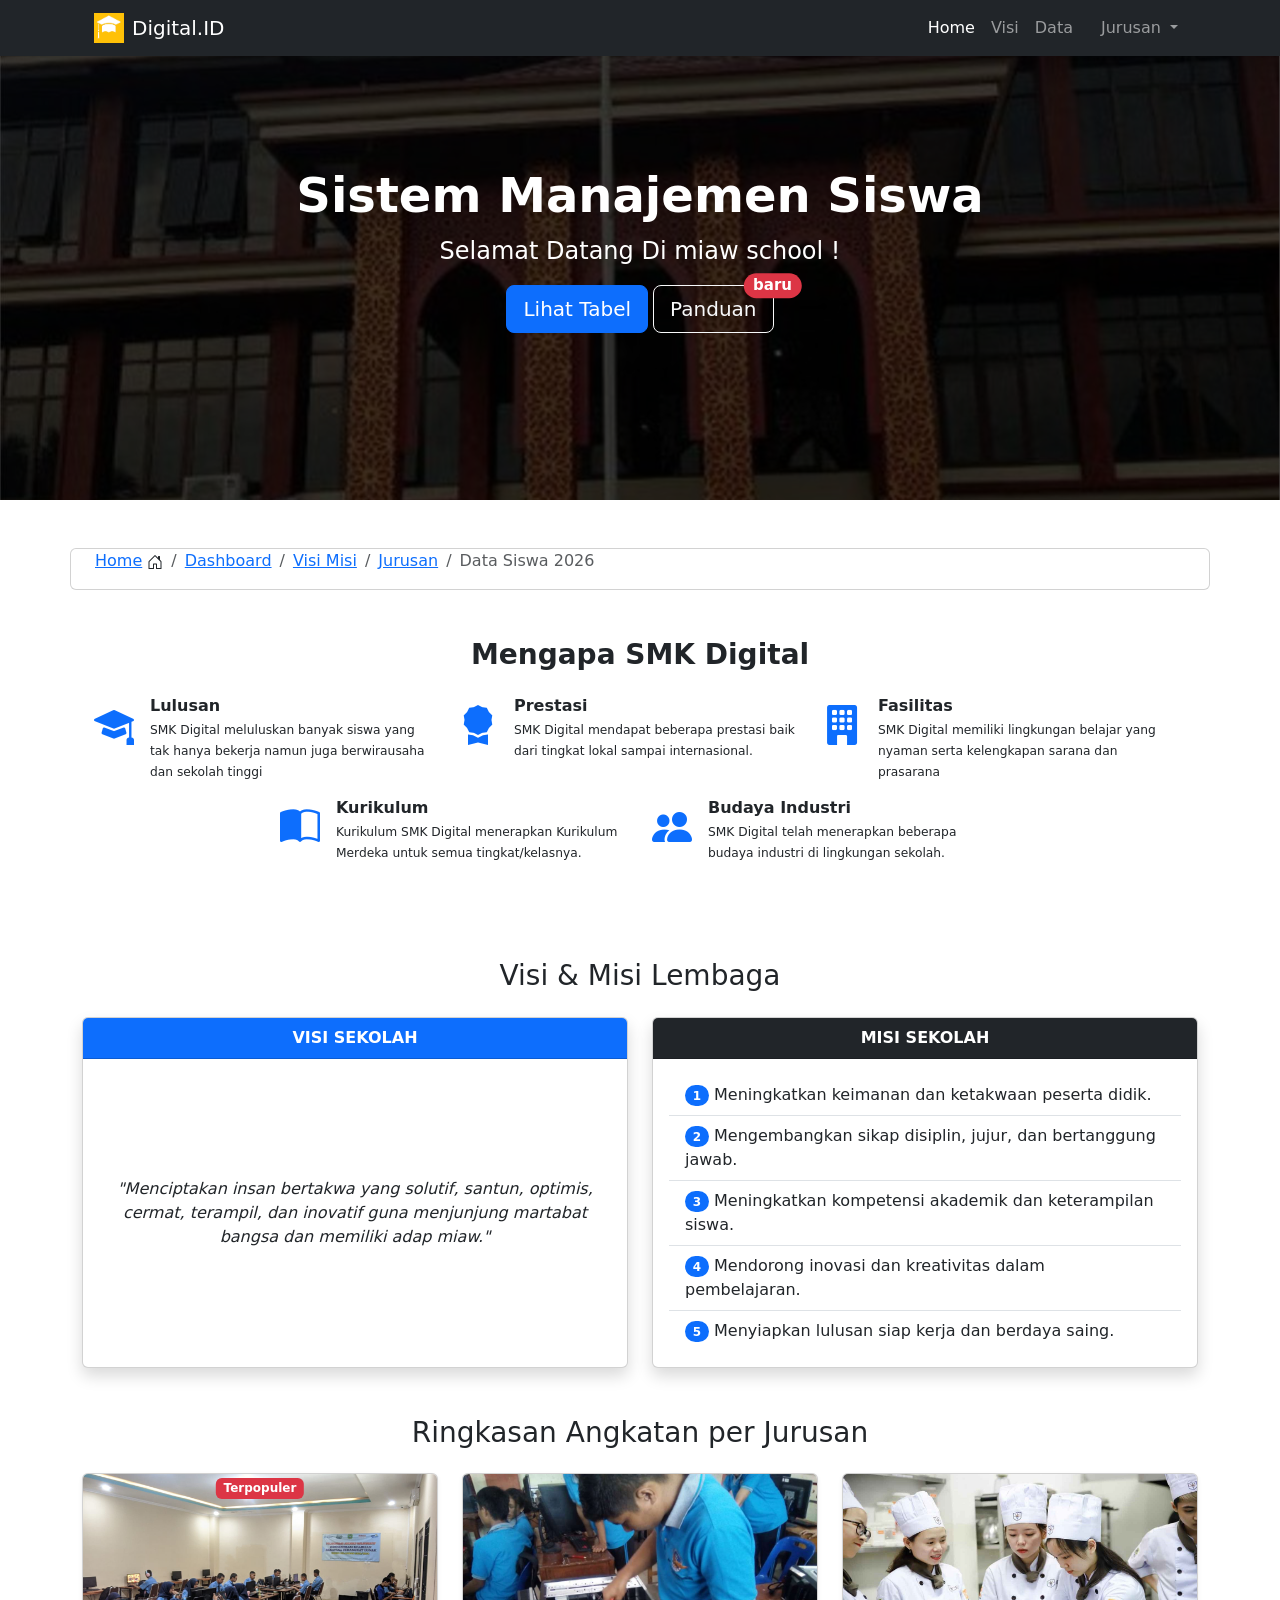
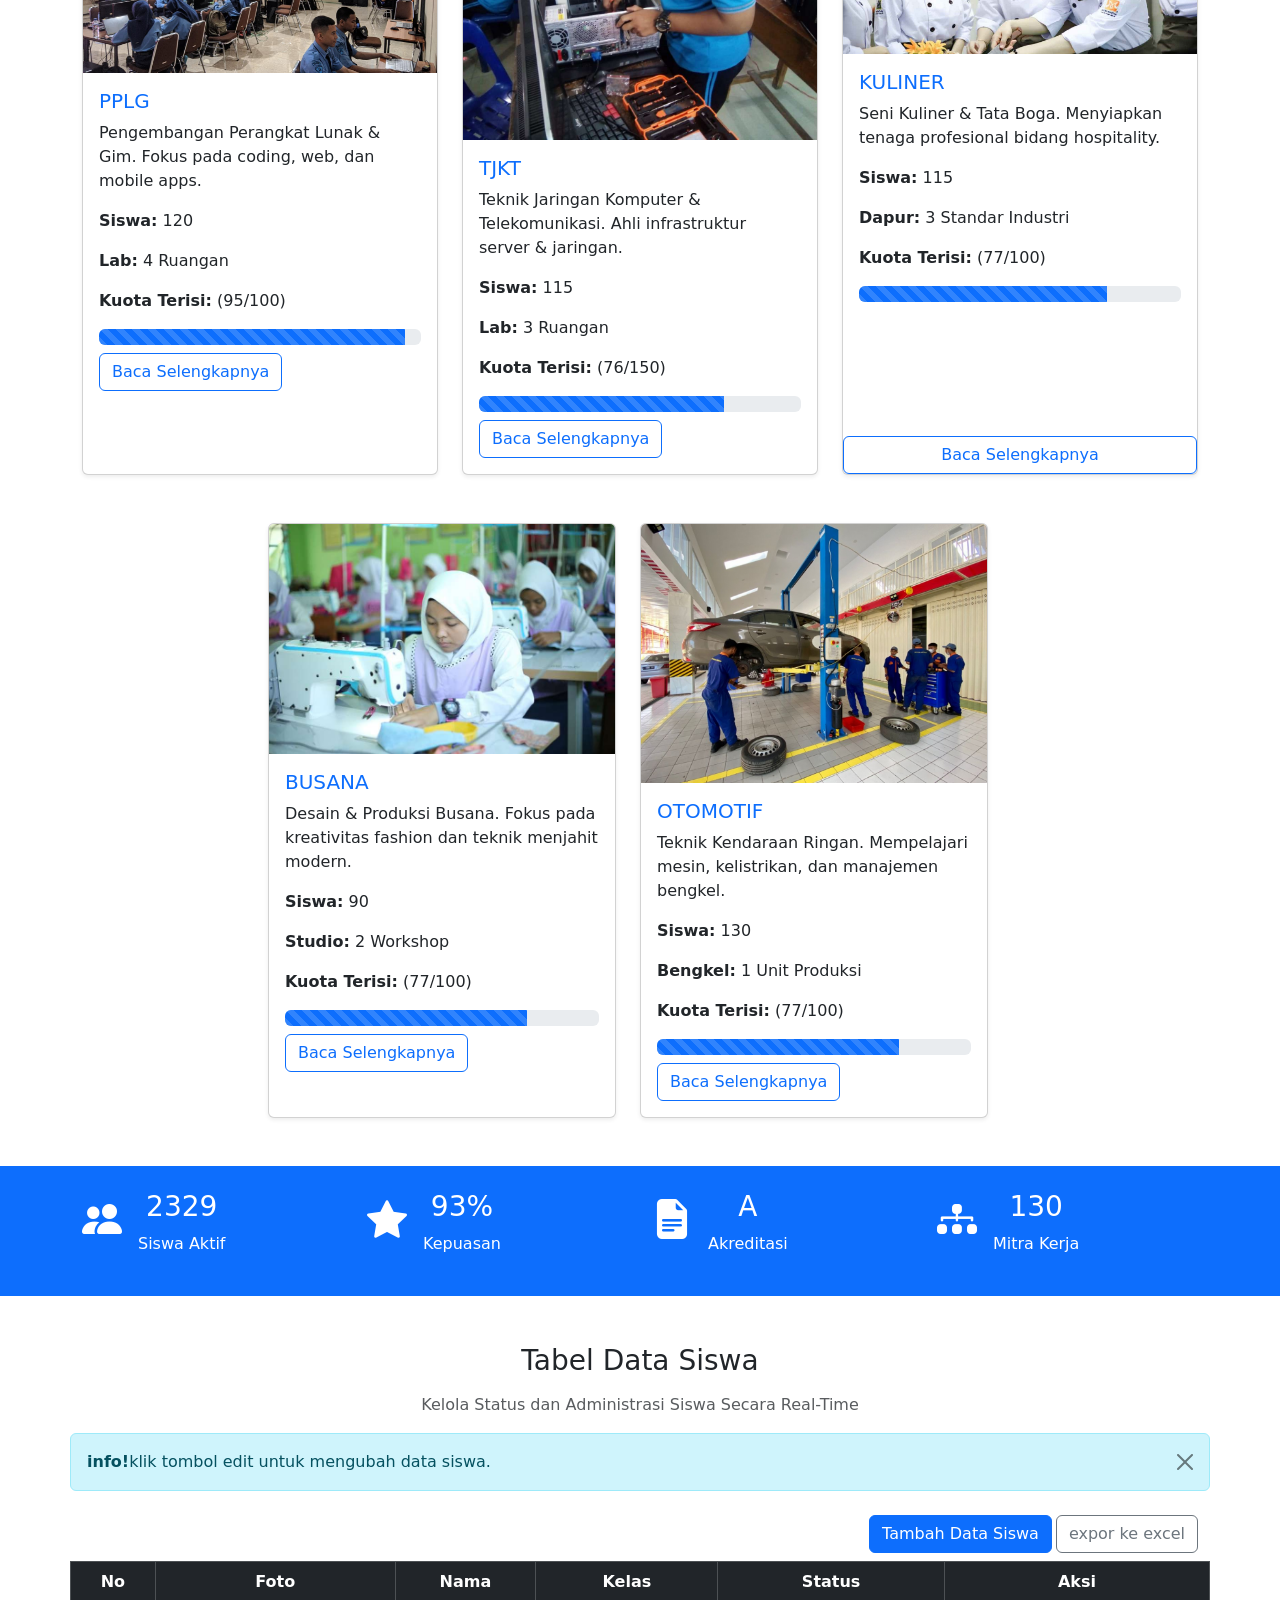
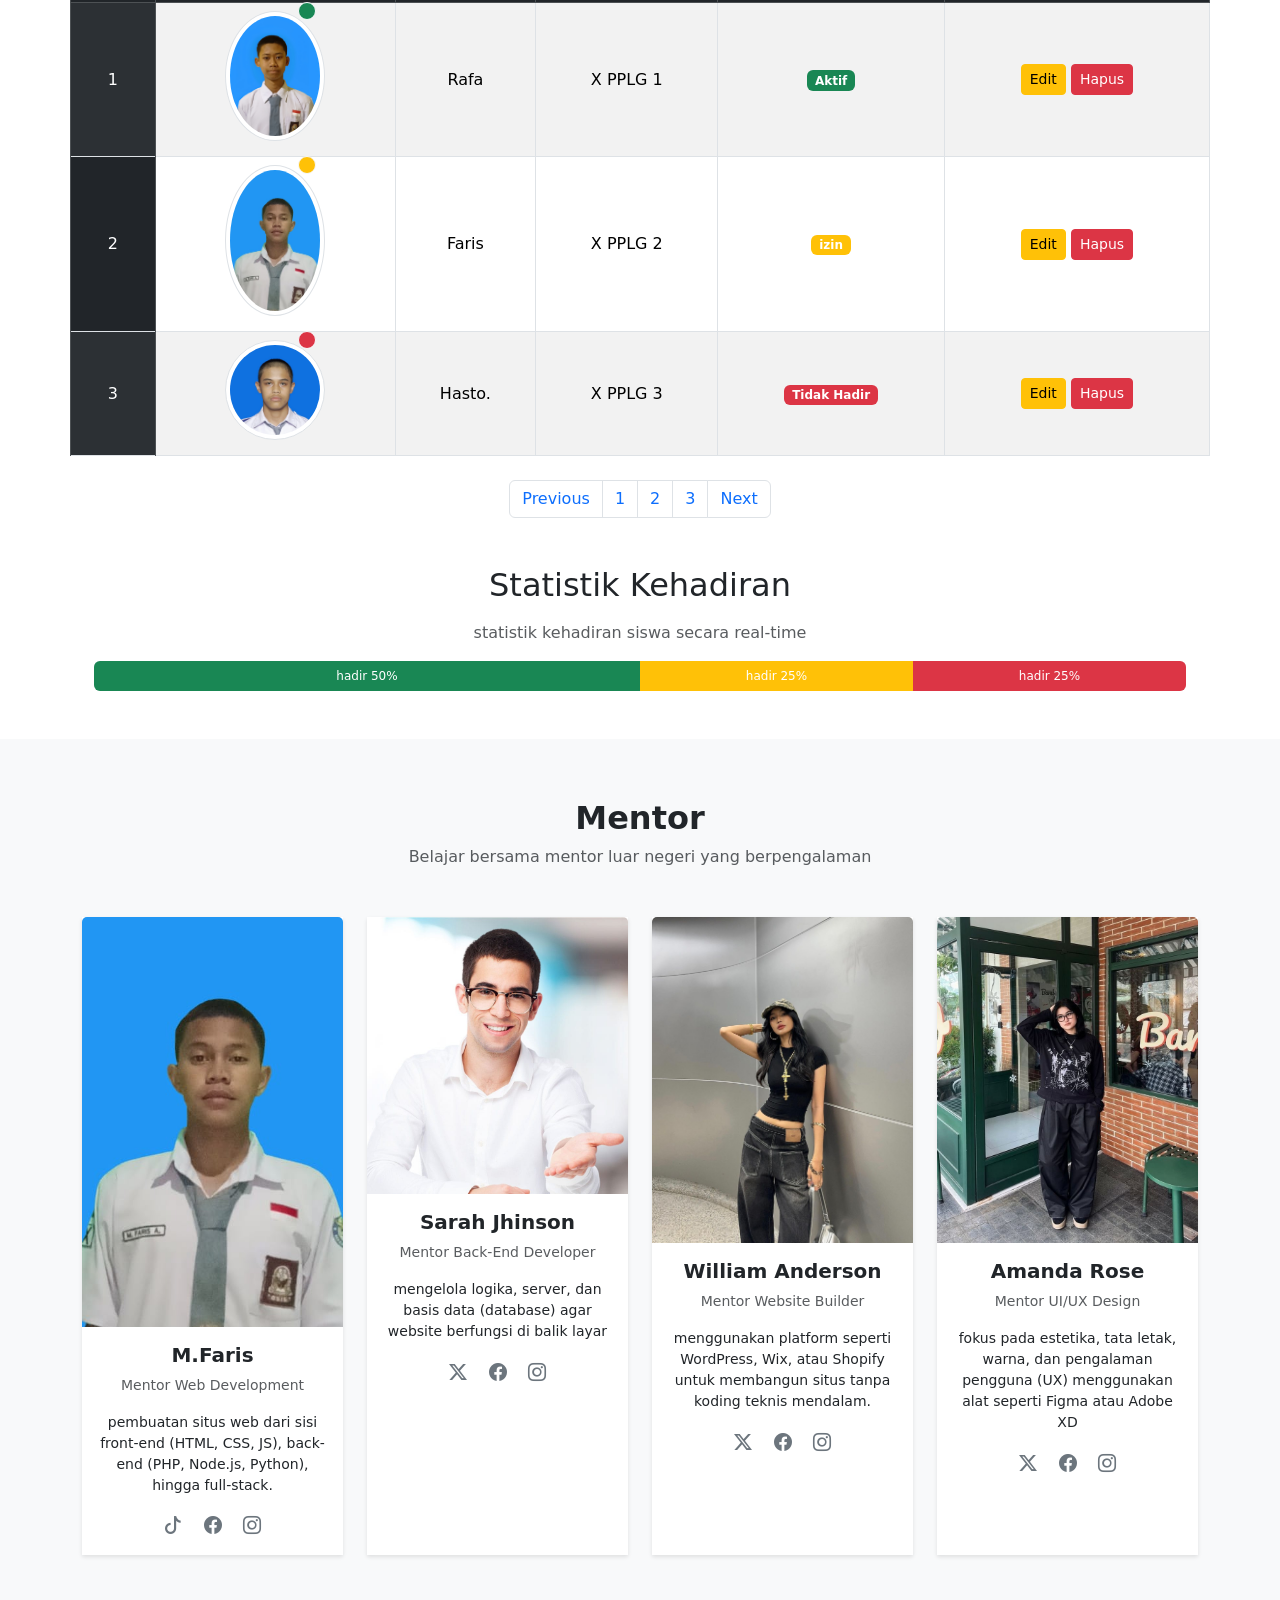
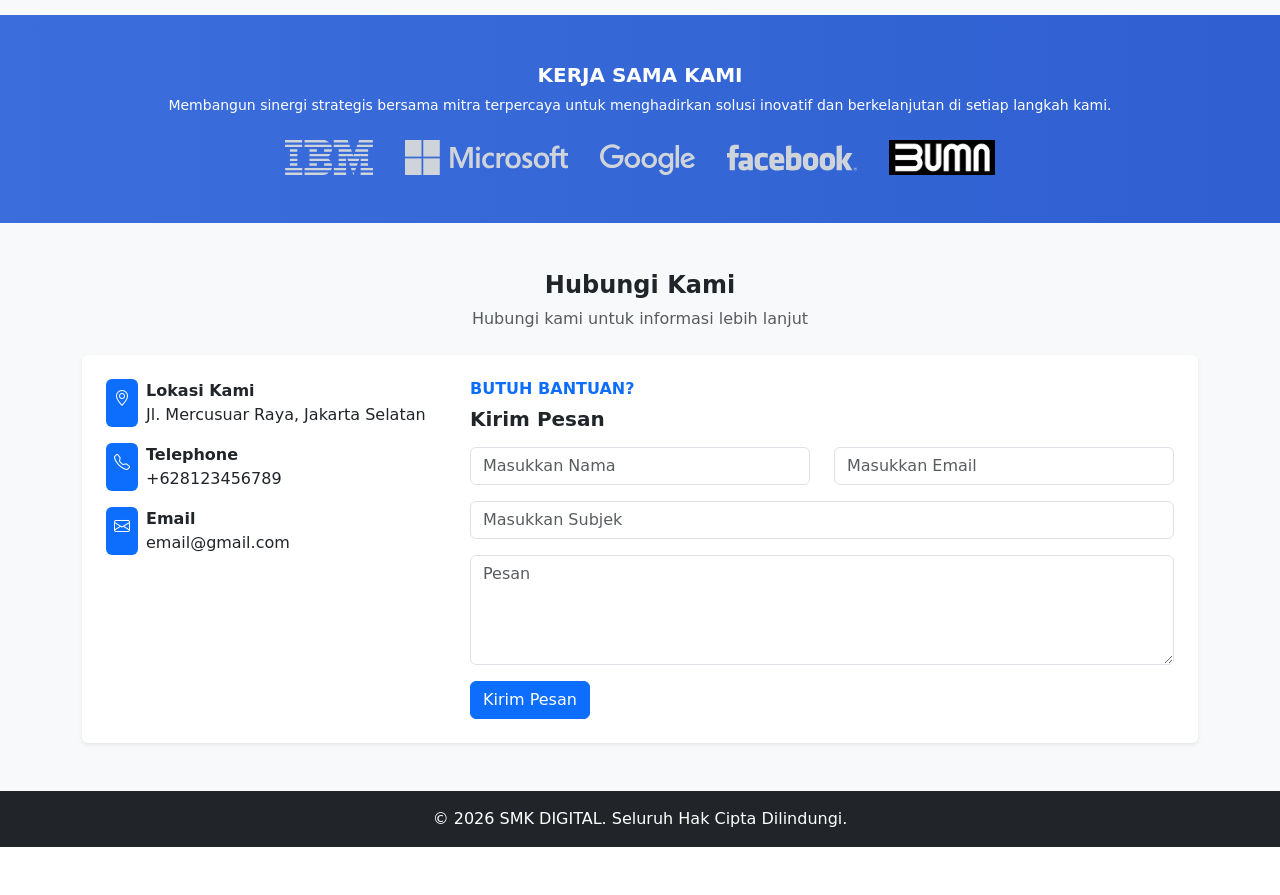
<file: index.html>
<!DOCTYPE html>
<html lang="en">
<head>
    <meta charset="UTF-8">
    <meta name="viewport" content="width=device-width, initial-scale=1.0">
    <title>Document</title>
    <link rel="stylesheet" href="https://cdn.jsdelivr.net/npm/bootstrap@5.3.2/dist/css/bootstrap.min.css">
    <link href="https://cdn.jsdelivr.net/npm/bootstrap@5.3.2/dist/css/bootstrap.min.css" rel="stylesheet">
    <link href="https://cdn.jsdelivr.net/npm/bootstrap-icons@1.11.3/font/bootstrap-icons.css" rel="stylesheet">
  <link rel="stylesheet" href ="style.css">

</head>
<body>
  <nav class="navbar navbar-expand-lg bg-dark navbar-dark fixed-top ">
  <div class="container">

    <!-- Logo + Nama -->
    <a class="navbar-brand d-flex align-items-center container" href="#">
      <img src="logo.png" alt="Logo" width="30" height="30" class="me-2 bg-warning">
      Digital.ID
    </a>

    <button class="navbar-toggler" type="button" data-bs-toggle="collapse" data-bs-target="#navbarNav">
      <span class="navbar-toggler-icon"></span>
    </button>

    <div class="collapse navbar-collapse" id="navbarNav">

      <!-- Menu -->
      <ul class="navbar-nav ms-auto">
        <li class="nav-item">
          <a class="nav-link active" href="#">Home</a>
        </li>

        <li class="nav-item">
          <a class="nav-link" href="#visi">Visi</a>
        </li>

        <li class="nav-item">
          <a class="nav-link" href="#data">Data</a>
        </li>

        <li class="nav-item dropdown container ">
          <a class="nav-link dropdown-toggle" href="#" role="button" data-bs-toggle="dropdown" aria-expanded="false">
            Jurusan
          </a>
          <ul class="dropdown-menu bg-dark">
            <li><a class="dropdown-item text-light" href="pplg.html">Pplg</a></li>
            <li><a class="dropdown-item text-light" href="tkj.html">Tkj</a></li>
            <li><a class="dropdown-item text-light" href="otomotif.html">Otomotif</a></li>
            <li><a class="dropdown-item text-light" href="busana.html">Busana</a></li>
            <li><a class="dropdown-item text-light" href="kuliner.html">Kuliner</a></li>
             <li><hr class="dropdown-divider"></li>
            <li><a class="dropdown-item text-light" href="#Jurusan">Lihat Semua</a></li>
          </ul>
          </ul>
        </li>
      </ul>

    </div>
  </div>
</nav>

     <div class="hero">
        <div class="overlay d-flex justify-content-center align-items-center text-center">
            <div class="text-white">
                <h1 class="display-5 fw-bold">Sistem Manajemen Siswa</h1>
                <p class="fs-4">Selamat Datang Di miaw school !</p>
                <button class="btn btn-primary btn-lg" onclick="window.location.href='#table'">Lihat Tabel</button>
                <button class="btn btn-outline-light btn-lg position-relative">Panduan
                  <span class="position-absolute bg-danger top-0 start-100 translate-middle badge rounded-pill">baru</span>
                </button>
            </div>
        </div>
    </div>
    <br>
    <div class="countainer mt-4 card container">
        <nav aria-label="breadcrumb align-items-center">
          <div class="container">
            <ol class="breadcrumb ">
                <li class="breadcrumb-item">
                    <a href="#">Home</a>
                    <svg xmlns="http://www.w3.org/2000/svg" width="16" height="16" fill="currentColor" class="bi bi-house-door" viewBox="0 0 16 16">
  <path d="M8.354 1.146a.5.5 0 0 0-.708 0l-6 6A.5.5 0 0 0 1.5 7.5v7a.5.5 0 0 0 .5.5h4.5a.5.5 0 0 0 .5-.5v-4h2v4a.5.5 0 0 0 .5.5H14a.5.5 0 0 0 .5-.5v-7a.5.5 0 0 0-.146-.354L13 5.793V2.5a.5.5 0 0 0-.5-.5h-1a.5.5 0 0 0-.5.5v1.293zM2.5 14V7.707l5.5-5.5 5.5 5.5V14H10v-4a.5.5 0 0 0-.5-.5h-3a.5.5 0 0 0-.5.5v4z"/>
</svg>
                </li>
                <li class="breadcrumb-item">
                    <a href="#">Dashboard</a>
                </li>
                <li class="breadcrumb-item">
                    <a href="#visi">Visi Misi</a>
                </li>
                <li class="breadcrumb-item">
                    <a href="#Jurusan">Jurusan</a>
                </li>

                <li class="breadcrumb-item active" aria-current="page">Data Siswa 2026</li>
            </ol>
          </div>
        </nav>
    </div></br></br>
    <section class="container text-start ">
      <h3 class="text-center fw-bold" id="123">Mengapa SMK Digital</h3>
      <div class="row mt-4 text-start container">
    
    <div class="col-md-4">
      <div class="d-flex">
        <i class="bi bi-mortarboard-fill text-primary fs-1 me-3"></i>
        <div>
          <h6 class="fw-bold mb-1">Lulusan</h6>
          <p class="small"><small>SMK Digital meluluskan banyak siswa yang tak hanya bekerja namun juga berwirausaha dan sekolah tinggi</small></p>
        </div>
      </div>
    </div>
    <div class="col-md-4">
      <div class="d-flex">
      <i class="bi bi-award-fill text-primary fs-1 me-3"></i>
      <div>
        <h6 class="fw-bold mb-1">Prestasi</h6>
        <p class="small"><small>SMK Digital mendapat beberapa prestasi baik dari tingkat lokal sampai internasional.</small></p>
      </div>
    </div>
    </div>
    <div class="col-md-4">
      <div class="d-flex">
      <i class="bi bi-building-fill text-primary fs-1 me-3"></i>
      <div>
      <h6 class="fw-bold mb-1">Fasilitas</h6>
      <p class="small"><small>SMK Digital memiliki lingkungan belajar yang nyaman serta kelengkapan sarana dan prasarana</small></p>
    </div>
    </div>
  </div>
  </div>
</div>
    
  <div class="container">
  <div class="row g-4 justify-content-center">

    <!-- Kurikulum -->
    <div class="col-md-4">
      <div class="d-flex align-items-start">
        <i class="bi bi-book-half text-primary fs-1 me-3"></i>
        <div>
          <h6 class="fw-bold mb-1">Kurikulum</h6>
          <p class="small mb-0">
            <small>Kurikulum SMK Digital menerapkan Kurikulum Merdeka untuk semua tingkat/kelasnya.</small>
          </p>
        </div>
      </div>
    </div>

    <!-- Budaya Industri -->
    <div class="col-md-4">
      <div class="d-flex align-items-start">
        <i class="bi bi-people-fill text-primary fs-1 me-3"></i>
        <div class="">
          <h6 class="fw-bold mb-1 ">Budaya Industri</h6>
          <p class="small mb-0">
            <small>SMK Digital telah menerapkan beberapa budaya industri di lingkungan sekolah.</small>
          </p>
        </div>
      </div>
    </div>

  </div>
</div>
    </section></br></br>

    <!-- Visi & Misi  -->
 <div class="container my-5" id="visi">
  <h3 class="text-center mb-4">Visi & Misi Lembaga</h3>
  <div class="row g-4">

    <!-- VISI -->
    <div class="col-md-6">
      <div class="card h-100 shadow" >
        <div class="card-header bg-primary text-white text-center fw-bold">
          VISI SEKOLAH
        </div>
        <div class="card-body d-flex align-items-center">
          <p class="text-center fst-italic mb-0">
            "Menciptakan insan bertakwa yang solutif, santun, optimis, 
            cermat, terampil, dan inovatif guna menjunjung martabat bangsa dan memiliki adap miaw."
          </p>
        </div>
      </div>
    </div>

    <!-- MISI -->
    <div class="col-md-6">
      <div class="card h-100 shadow">
        <div class="card-header bg-dark text-white text-center fw-bold">
          MISI SEKOLAH
        </div>
        <div class="card-body">
          <ul class="list-group list-group-flush">
            <li class="list-group-item ">
              <div><span class="badge text-bg-primary rounded-pill">1</span>
              Meningkatkan keimanan dan ketakwaan peserta didik.</div>
            </li>
            <li class="list-group-item">
              <div><span class="badge text-bg-primary rounded-pill">2</span>
              Mengembangkan sikap disiplin, jujur, dan bertanggung jawab.</div>
            </li>
            <li class="list-group-item">
              <div><span class="badge text-bg-primary rounded-pill">3</span>
              Meningkatkan kompetensi akademik dan keterampilan siswa.</div>
            </li>
            <li class="list-group-item">
              <div><span class="badge text-bg-primary rounded-pill">4</span>
              Mendorong inovasi dan kreativitas dalam pembelajaran.</div>
            </li>
            <li class="list-group-item">
              <div><span class="badge text-bg-primary rounded-pill">5</span>
              Menyiapkan lulusan siap kerja dan berdaya saing.</div>
            </li>
          </ul>
        </div>
      </div>
    </div>
  </div>
 </div>

<!--  Angkatan  Jurusan -->
<section id="jurusan">
<div class="container my-5">
  <h3 class="text-center mb-4">Ringkasan Angkatan per Jurusan</h3>

  <div class="row g-4">
    <!-- PPLG -->
<div class="col-md-4">
  <div class="card h-100 shadow-sm position-relative text-star">

    <!-- BADGE -->
    <span class="badge bg-danger position-absolute top-0 start-50 translate-middle-x mt-1">
      Terpopuler
    </span>

    <img src="PPLG JURUSAN.jpg" class="card-img-top">

    <div class="card-body">
      <h5 class="text-primary">PPLG</h5>
      <p>Pengembangan Perangkat Lunak & Gim. Fokus pada coding, web, dan mobile apps.</p>
      <p><b>Siswa:</b> 120</p>
      <p><b>Lab:</b> 4 Ruangan</p>
       <p class="card-text"><b>Kuota Terisi:</b> (95/100)</p>
        <div class="progress" role="progressbar" aria-label="Animated striped example" aria-valuenow="95" aria-valuemin="0" aria-valuemax="100">
        <div class="progress-bar progress-bar-striped progress-bar-animated" style="width: 95%"></div>
         </div>
         <a href="pplg.html" class="btn btn-outline-primary mt-2">
Baca Selengkapnya
</a>
    </div>
  </div>
</div>

    <!-- TJKT -->
    <div class="col-md-4">
      <div class="card h-100 shadow-sm">
        <img src="TKJ Jurusan.jpg" class="card-img-top">
        
        <div class="card-body">
          <h5 class="text-primary">TJKT</h5>
          <p>Teknik Jaringan Komputer & Telekomunikasi. Ahli infrastruktur server & jaringan.</p>
          <p><b>Siswa:</b> 115</p>
          <p><b>Lab:</b> 3 Ruangan</p>
          <p class="card-text"><b>Kuota Terisi:</b> (76/150)</p>
            <div class="progress" role="progressbar" aria-label="Animated striped example" aria-valuenow="76" aria-valuemin="0" aria-valuemax="150">
             <div class="progress-bar progress-bar-striped progress-bar-animated" style="width: 76%">
             </div>
            </div>
                     <a href="tkj.html" class="btn btn-outline-primary mt-2">
Baca Selengkapnya
</a>
        </div>
      </div>
    </div>

    <!-- KULINER -->
    <div class="col-md-4">
      <div class="card h-100 shadow-sm">
        <img src="KULINER JURUSAN.jpg" class="card-img-top">
        <div class="card-body">
          <h5 class="text-primary">KULINER</h5>
          <p>Seni Kuliner & Tata Boga. Menyiapkan tenaga profesional bidang hospitality.</p>
          <p><b>Siswa:</b> 115</p>
          <p><b>Dapur:</b> 3 Standar Industri</p>
          
          <p class="card-text"><b>Kuota Terisi:</b> (77/100)</p>
                    <div class="progress" role="progressbar" aria-label="Animated striped example" aria-valuenow="77" aria-valuemin="0" aria-valuemax="100">
                    <div class="progress-bar progress-bar-striped progress-bar-animated" style="width: 77%"></div>
                    </div>
        </div>
                 <a href="kuliner.html" class="btn btn-outline-primary mt-2">
                  Baca Selengkapnya
                  </a>
      </div>
    </div>
    <div class="row justify-content-center g-4">

  <!-- BUSANA -->
  <div class="col-md-4">
    <div class="card h-100 shadow-sm">
      <img src="BUSANA JURUSAN.jpg" class="card-img-top">
      <div class="card-body">
        <h5 class="text-primary">BUSANA</h5>
        <p>Desain & Produksi Busana. Fokus pada kreativitas fashion dan teknik menjahit modern.</p>
        <p><b>Siswa:</b> 90</p>
        <p><b>Studio:</b> 2 Workshop</p>
                            <p class="card-text"><b>Kuota Terisi:</b> (77/100)</p>
                    <div class="progress" role="progressbar" aria-label="Animated striped example" aria-valuenow="77" aria-valuemin="0" aria-valuemax="100">
                    <div class="progress-bar progress-bar-striped progress-bar-animated" style="width: 77%"></div>
                    </div>
                             <a href="busana.html" class="btn btn-outline-primary mt-2">
Baca Selengkapnya
</a>
            
      </div>
    </div>
  </div>

  <!-- OTOMOTIF -->
  <div class="col-md-4">
    <div class="card h-100 shadow-sm">
      <img src="OTOMOTIF JURUSAN.jpg" class="card-img-top">
      <div class="card-body">
        <h5 class="text-primary">OTOMOTIF</h5>
        <p>Teknik Kendaraan Ringan. Mempelajari mesin, kelistrikan, dan manajemen bengkel.</p>
        <p><b>Siswa:</b> 130</p>
        <p><b>Bengkel:</b> 1 Unit Produksi</p>
        
                    <p class="card-text"><b>Kuota Terisi:</b> (77/100)</p>
                    <div class="progress" role="progressbar" aria-label="Animated striped example" aria-valuenow="77" aria-valuemin="0" aria-valuemax="100">
                    <div class="progress-bar progress-bar-striped progress-bar-animated" style="width: 77%"></div>
                    </div>
                             <a href="otomotif.html" class="btn btn-outline-primary mt-2">
Baca Selengkapnya
</a>
      </div>
    </div>
  </div>

</div>

  </div>
</div>
</section>

<section class="bg-primary text-white text-center py-4 ">
  <div class="container">
    <div class="row ">

      <div class="col-md-3">
        <div class="d-flex ">
          <i class="bi bi-people-fill fs-1 me-3"></i>
          <div>
        <h3>2329</h3>
        <p>Siswa Aktif</p>
          </div>
        </div>
      </div>

      <div class="col-md-3">
        <div class="d-flex">
          <i class="bi bi-star-fill fs-1 me-3"></i>
          <div>
            <h3>93%</h3>
            <p>Kepuasan</p>
          </div>
        </div>
      </div>

      <div class="col-md-3">
        <div class="d-flex ">
          <i class="bi bi-file-earmark-text-fill fs-1 me-3"></i>
          <div>
            <h3>A</h3>
            <p>Akreditasi</p>
          </div>
        </div>
      </div>

      <div class="col-md-3">
        <div class="d-flex">
          <i class="bi bi-diagram-3-fill fs-1 me-3"></i>
          <div>
            <h3>130</h3>
            <p>Mitra Kerja</p>
          </div>
        </div>
      </div>

    </div>
  </div>
</section>


  
  <div class="countainer my-5" id="data">
    <h3 class="text-center mb-3">Tabel Data Siswa</h3>
    <p class="text-center text-muted ">Kelola Status dan Administrasi Siswa Secara Real-Time</p>
    <div class="alert alert-info alert-dismissible fade show container" role="alert"><strong>info!</strong>klik tombol edit untuk mengubah data siswa.
    <button type="button" class="btn-close" data-bs-dismiss="alert" aria-label="Close"></button></div>
    <!-- Tombol aksi bawah -->
  <div class="text-center p-2 ">
    <div class="d-flex justify-content-end container">
    <button class="btn btn-primary me-1" data-bs-toggle="modal" data-bs-target="#modalsiswa">Tambah Data Siswa</button>
    <div class="modal fade" id="modalsiswa">
      <div class="modal-dialog">
    <div class="modal-content">

      
      <div class="modal-header bg-primary text-white">
        <h5 class="modal-title">
            <i class="bi bi-person-plus-fill me-2"></i>Tambah Siswa Baru</h5>
        <button type="button" class="btn-close" data-bs-dismiss="modal"></button>
      </div>

      
      <div class="modal-body">
        <form>
          <div class="mb-3 text-start fw-bold">
            <label>Nama Lengkap</label>
            <input type="text" class="form-control" placeholder="Contoh: Budi Santoso">
          </div>

          <div class="mb-3 text-start fw-bold">
            <label>Kelas</label>
            <select class="form-select">
              <option>Pilih Kelas</option>
              <option>X</option>
              <option>XI</option>
              <option>XII</option>
            </select>
          </div>

          <div class="mb-3 text-start fw-bold">
            <label>Foto Profil</label>
            <input type="file" class="form-control">
            <small class="text-muted">Format JPG/PNG (Max 2MB)</small>
          </div>
        </form>
      </div>

      
      <div class="modal-footer">
        <button class="btn btn-secondary" data-bs-dismiss="modal">Batal</button>
        <button class="btn btn-primary">Simpan Data</button>
      </div>

    </div>
  </div>
    </div>
    <button type="button" class="btn btn-outline-secondary">expor ke excel</button>
 </div></div>
 <div>
    <table class="table table-striped table-bordered table-hover align-middle text-center container" id="table">
            <thead>
                <tr class="table table-dark">
                    <th>No</th>
                    <th>Foto</th>
                    <th>Nama</th>
                    <th>Kelas</th>
                    <th>Status</th>
                    <th>Aksi</th>
                </tr>
            </thead>

            <tbody>
                <tr>
                    <td class="table-dark">1</td>
                    <td><div class="position-relative d-inline-block"><img src="RafaFebriansyah.jpg" alt="SD"class="foto
                        rounded-circle d-block mx-auto img-thumbnail img-fluit rounded">
                      <span class="position-absolute top-0 end-0 translate-middle p-2  bg-success border border-light rounded-circle">
                      <span class="visually-hidden">New alerts</span>
                      </span> </div></td>
                    <td>Rafa </td>
                    <td>X PPLG 1</td>
                    <td><span class="badge bg-success">Aktif</span></td>
                    <td><button class="btn btn-warning btn-sm">Edit</button> <button class="btn btn-danger btn-sm">Hapus</button></td>
                </tr>
                <tr>
                    <td class="table-dark">2</td>  
                    <td><div class="position-relative d-inline-block"><img src="Faris.jpg" alt="SD"class="foto
                        rounded-circle d-block mx-auto img-thumbnail img-fluit rounded">
                      <span class="position-absolute top-0 end-0 translate-middle p-2 bg-warning border border-light rounded-circle">
                      <span class="visually-hidden">New alerts</span>
                      </span> </div></td>
                    <td>Faris</td>
                    <td>X PPLG 2</td>
                    <td><span class="badge bg-warning">izin</span></td>
                     <td><button class="btn btn-warning btn-sm">Edit</button> <button class="btn btn-danger btn-sm">Hapus</button></td>

                </tr>
                <tr>
                    <td class="table-dark">3</td>  
                    <td><div class="position-relative d-inline-block"><img src="hasto.jpg" alt="SD"class="foto
                        rounded-circle d-block mx-auto img-thumbnail img-fluit rounded">
                      <span class="position-absolute top-0 end-0 translate-middle p-2 bg-danger border border-light rounded-circle">
                      <span class="visually-hidden">New alerts</span>
                      </span> </div></td>
                    <span class="visually-hidden">New alerts</span>
                    </span> </div></td></td>
                    <td>Hasto.</td>
                    <td>X PPLG 3</td>
                    <td><span class="badge bg-danger">Tidak Hadir</span></td>
                     <td><button class="btn btn-warning btn-sm">Edit</button> <button class="btn btn-danger btn-sm">Hapus</button></td>
                </tr>

    </table>
    </div>
     <div class=" text-center mt-4 ">
     <nav aria-label="pagination" > 
            <ul class="pagination justify-content-center">
                <li class="page-item"><a class="page-link" href="#">Previous</a></li>
                <li class="page-item"><a class="page-link" href="#">1</a></li>
                <li class="page-item"><a class="page-link" href="#">2</a></li>
                <li class="page-item"><a class="page-link" href="#">3</a></li>
                <li class="page-item"><a class="page-link" href="#">Next</a></li>
            </ul>
         </nav>
 </div>
  <div class="container my-5">
    <h2 class="text-center mb-3">Statistik Kehadiran</h2>
    <p class="text-center text-muted ">statistik kehadiran siswa secara real-time</p>
    <div class="container">
   <div class="progress " style="height: 30px;">
   <div class="progress-bar bg-success" style="width: 50% ">hadir 50%</div>
   <div class="progress-bar bg-warning" style="width: 25%">hadir 25%</div>
   <div class="progress-bar bg-danger" style="width: 25%">hadir 25%</div>
  </div>
  </div>
  </div>

<!-- Section Mentor -->
    <section class="mentor-section text-center">
        <div class="container">
            <h2 class="fw-bold mb-2">Mentor</h2>
            <p class="text-muted mb-5">Belajar bersama mentor luar negeri yang berpengalaman</p>
            
            <div class="row g-4">
                <!-- Card Walter White -->
                <div class="col-md-3 col-sm-6">
                    <div class="card mentor-card h-100">
                        <img src="Faris.jpg" class="card-img-top" alt="M.Faris">
                        <div class="card-body">
                            <h5 class="card-title fw-bold">M.Faris</h5>
                            <p class="card-text text-muted small mb-3">Mentor Web Development</p>
                            <p class="card-text small">pembuatan situs web dari sisi front-end (HTML, CSS, JS), back-end (PHP, Node.js, Python), hingga full-stack.</p>
                            <div class="mentor-social mt-3">
                                <a href="https://www.tiktok.com/@mazali259?_r=1&_t=ZS-956v6CmXbng"><i class="bi bi-tiktok" ></i></a>
                                <a href="https://www.facebook.com/share/1BEhVa2srz/"><i class="bi bi-facebook"></i></a>
                                <a href="https://www.instagram.com/gol.d_dika?igsh=MWhjbDRpNW5jYjVobg=="><i class="bi bi-instagram"></i></a>
                            </div>
                        </div>
                    </div>
                </div>

                <!-- Card Sarah Jhinson -->
                <div class="col-md-3 col-sm-6">
                    <div class="card mentor-card h-100">
                        <img src="sk3.jpg" class="card-img-top" alt="Sarah Jhinson">
                        <div class="card-body">
                            <h5 class="card-title fw-bold">Sarah Jhinson</h5>
                            <p class="card-text text-muted small mb-3">Mentor Back-End Developer</p>
                            <p class="card-text small">mengelola logika, server, dan basis data (database) agar website berfungsi di balik layar</p>
                            <div class="mentor-social mt-3">
                                <i class="bi bi-twitter-x"></i>
                                <i class="bi bi-facebook"></i>
                                <i class="bi bi-instagram"></i>
                            </div>
                        </div>
                    </div>
                </div>

                <!-- Card William Anderson -->
                <div class="col-md-3 col-sm-6">
                    <div class="card mentor-card h-100">
                        <img src="sk1.jpg" class="card-img-top" alt="William Anderson">
                        <div class="card-body">
                            <h5 class="card-title fw-bold">William Anderson</h5>
                            <p class="card-text text-muted small mb-3">Mentor Website Builder</p>
                            <p class="card-text small">menggunakan platform seperti WordPress, Wix, atau Shopify untuk membangun situs tanpa koding teknis mendalam.</p>
                            <div class="mentor-social mt-3">
                                <i class="bi bi-twitter-x"></i>
                                <i class="bi bi-facebook"></i>
                                <i class="bi bi-instagram"></i>
                            </div>
                        </div>
                    </div>
                </div>

                <!-- Card Amanda Rose -->
                <div class="col-md-3 col-sm-6">
                    <div class="card mentor-card h-100">
                        <img src="sk2.jpg" class="card-img-top" alt="Amanda Rose">
                        <div class="card-body">
                            <h5 class="card-title fw-bold">Amanda Rose</h5>
                            <p class="card-text text-muted small mb-3">Mentor UI/UX Design</p>
                            <p class="card-text small">fokus pada estetika, tata letak, warna, dan pengalaman pengguna (UX) menggunakan alat seperti Figma atau Adobe XD</p>
                            <div class="mentor-social mt-3">
                                <i class="bi bi-twitter-x"></i>
                                <i class="bi bi-facebook"></i>
                                <i class="bi bi-instagram"></i>
                            </div>
                        </div>
                    </div>
                </div>
            </div>
        </div>
    </section>

<section class="py-5 text-center text-white" style="background: linear-gradient(90deg, #3b6edc, #2f5fd0);">
    <h5 class="fw-bold">KERJA SAMA KAMI</h5>
    <p class="small">
      Membangun sinergi strategis bersama mitra terpercaya untuk menghadirkan solusi inovatif
      dan berkelanjutan di setiap langkah kami.
    </p>

    <div class="d-flex justify-content-center align-items-center flex-wrap mt-4">
      <img src="ibm (1).svg" class="mx-3" height="35">
      <img src="microsoft.svg" class="mx-3" height="35">
      <img src="google (1).svg" class="mx-3" height="35">
      <img src="facebook (2).svg" class="mx-3" height="35">
      <img src="bumn2.jpg" class="mx-3" height="35">
    </div>
</section>

<section class="py-5 bg-light">
  <div class="container">

    <div class="text-center mb-4">
      <h4 class="fw-bold">Hubungi Kami</h4>
      <p class="text-muted">Hubungi kami untuk informasi lebih lanjut</p>
    </div>

    <div class="bg-white p-4 rounded shadow-sm">
      <div class="row">

        <!-- KIRI (INFO) -->
        <div class="col-md-4 mb-4">
          
          <div class="d-flex mb-3">
            <div class="bg-primary text-white p-2 rounded me-2">
              <i class="bi bi-geo-alt"></i>
            </div>
            <div>
              <strong>Lokasi Kami</strong><br>
              Jl. Mercusuar Raya, Jakarta Selatan
            </div>
          </div>

          <div class="d-flex mb-3">
            <div class="bg-primary text-white p-2 rounded me-2">
              <i class="bi bi-telephone"></i>
            </div>
            <div>
              <strong>Telephone</strong><br>
              +628123456789
            </div>
          </div>

          <div class="d-flex">
            <div class="bg-primary text-white p-2 rounded me-2">
              <i class="bi bi-envelope"></i>
            </div>
            <div>
              <strong>Email</strong><br>
              email@gmail.com
            </div>
          </div>

        </div>

        <!-- KANAN (FORM) -->
        <div class="col-md-8">
          <h6 class="text-primary fw-bold">BUTUH BANTUAN?</h6>
          <h5 class="fw-bold mb-3">Kirim Pesan</h5>

          <form>
            <div class="row">
              <div class="col-md-6 mb-3">
                <input type="text" class="form-control" placeholder="Masukkan Nama">
              </div>
              <div class="col-md-6 mb-3">
                <input type="email" class="form-control" placeholder="Masukkan Email">
              </div>
            </div>

            <div class="mb-3">
              <input type="text" class="form-control" placeholder="Masukkan Subjek">
            </div>

            <div class="mb-3">
              <textarea class="form-control" rows="4" placeholder="Pesan"></textarea>
            </div>

            <button class="btn btn-primary">Kirim Pesan</button>
          </form>
        </div>

      </div>
    </div>

  </div>
</section>

<!-- Footer -->
<footer class="bg-dark text-white text-center py-3">
  © 2026 SMK DIGITAL. Seluruh Hak Cipta Dilindungi.
</footer>

<script src="https://cdn.jsdelivr.net/npm/bootstrap@5.3.2/dist/js/bootstrap.bundle.min.js"></script>
</body>
</html>
</file>
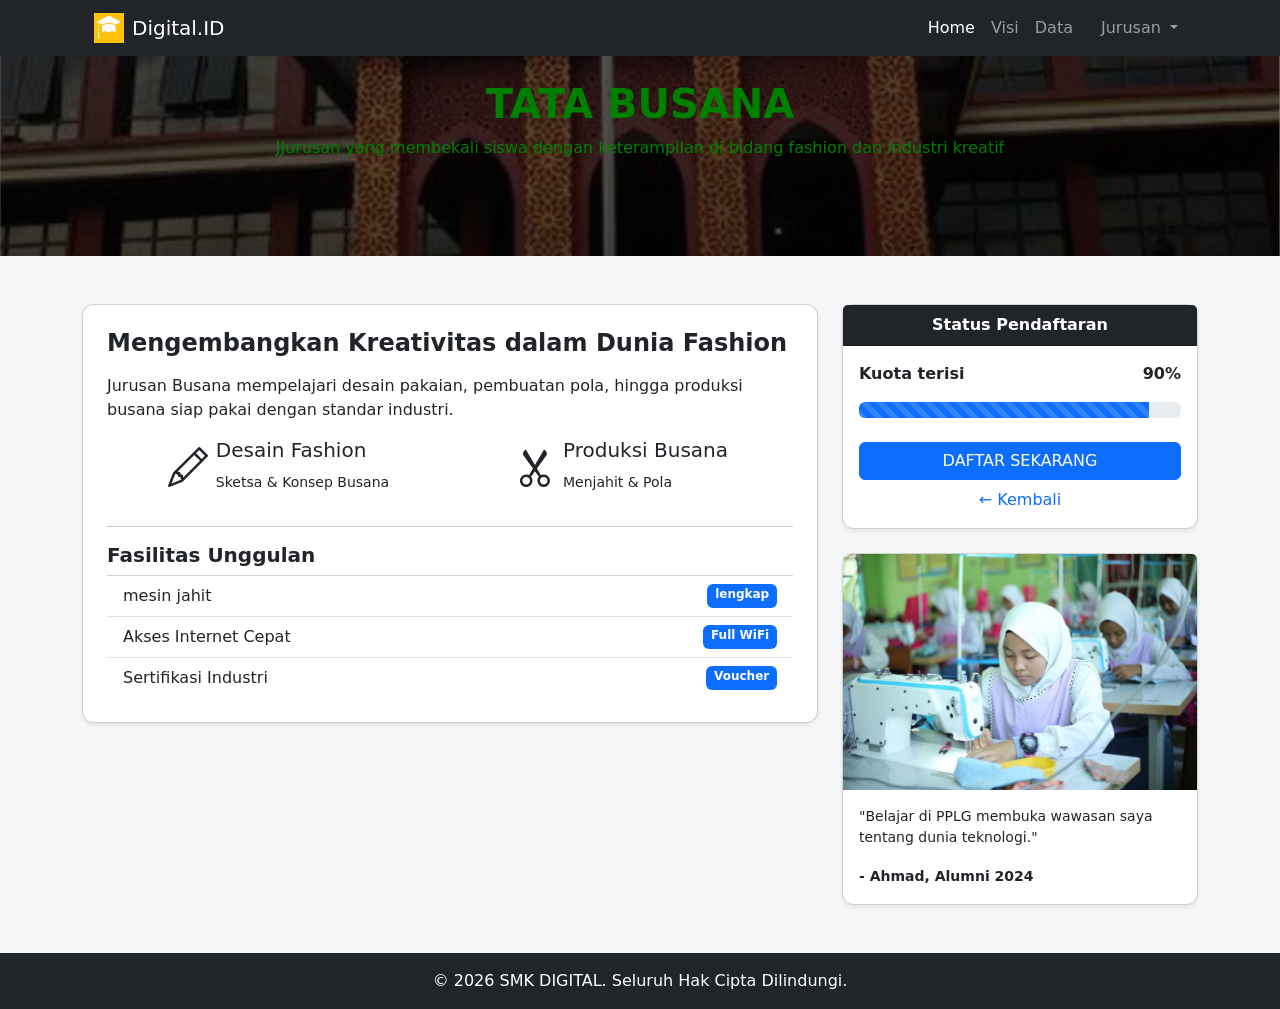
<file: busana.html>
<!DOCTYPE html>
<html lang="id">
<head>
  <meta charset="UTF-8">
  <meta name="viewport" content="width=device-width, initial-scale=1.0">
  <title>SMK Digital - PPLG</title>
  <link href="https://cdn.jsdelivr.net/npm/bootstrap@5.3.2/dist/css/bootstrap.min.css" rel="stylesheet">
  <link href="https://cdn.jsdelivr.net/npm/bootstrap-icons@1.11.3/font/bootstrap-icons.css" rel="stylesheet">
  <style>
    body {
      background-color: #f5f6f8;
    }
    .hero {
      background: linear-gradient(rgba(0,0,0,0.5), rgba(0,0,0,0.6)),
                  url('IMG-20260213-WA0011.jpg');
      background-size: cover;
      background-position: center;
      color: green;
      padding: 80px 0;
    }
    .card {
      border-radius: 12px;
    }
    .badge-custom {
      background-color: #0d6efd;
    }
  </style>
</head>
<body>

<!-- Navbar -->
<nav class="navbar navbar-expand-lg bg-dark navbar-dark fixed-top ">
  <div class="container">

    <!-- Logo + Nama -->
    <a class="navbar-brand d-flex align-items-center container" href="#">
      <img src="logo.png" alt="Logo" width="30" height="30" class="me-2 bg-warning">
      Digital.ID
    </a>

    <button class="navbar-toggler" type="button" data-bs-toggle="collapse" data-bs-target="#navbarNav">
      <span class="navbar-toggler-icon"></span>
    </button>

    <div class="collapse navbar-collapse" id="navbarNav">

      <!-- Menu -->
      <ul class="navbar-nav ms-auto">
        <li class="nav-item">
          <a class="nav-link active" href="tuga2 prbaikan - Copy.html#123">Home</a>
        </li>

        <li class="nav-item">
          <a class="nav-link" href="tuga2 prbaikan - Copy.html#visi">Visi</a>
        </li>

        <li class="nav-item">
          <a class="nav-link" href="tuga2 prbaikan - Copy.html#data">Data</a>
        </li>

        <li class="nav-item dropdown container ">
          <a class="nav-link dropdown-toggle" href="#" role="button" data-bs-toggle="dropdown" aria-expanded="false">
            Jurusan
          </a>
          <ul class="dropdown-menu bg-dark">
            <li><a class="dropdown-item text-light" href="zpplg.html">PPLG</a></li>
            <li><a class="dropdown-item text-light" href="ztjkt.html">TJKT</a></li>
            <li><a class="dropdown-item text-light" href="zotomotif.html">Otomotif</a></li>
            <li><a class="dropdown-item text-light" href="zbusana.html">Busana</a></li>
            <li><a class="dropdown-item text-light" href="zkuliner.html">Kuliner</a></li>
             <li><hr class="dropdown-divider"></li>
            <li><a class="dropdown-item text-light" href="tuga2 prbaikan - Copy.html#Jurusan">Lihat Semua</a></li>
          </ul>
          </ul>
        </li>
      </ul>

    </div>
  </div>
</nav>

<!-- Hero -->
<section class="hero text-center">
  <div class="container">
    <h1 class="fw-bold">TATA BUSANA</h1>
    <p>JJurusan yang membekali siswa dengan keterampilan di bidang fashion dan industri kreatif</p>
  </div>
</section>

<!-- Content -->
<div class="container my-5">
  <div class="row g-4">
    
    <!-- Main Content -->
    <div class="col-lg-8">
      <div class="card p-4 shadow-sm">
        <h4 class="fw-bold mb-3">Mengembangkan Kreativitas dalam Dunia Fashion</h4>
        <p>
          Jurusan Busana mempelajari desain pakaian, pembuatan pola, hingga produksi busana siap pakai dengan standar industri.
        </p>

        <div class="container text-center">
  <div class="row">
    <!-- Kolom Web Dev -->
    <div class="col">
      <div class="d-flex justify-content-center align-items-start">
        <i class="bi bi-pencil fs-1"></i>
        <div class="ms-2 text-start">
          <h5>Desain Fashion</h5>
          <p><small>Sketsa & Konsep Busana</small></p>
        </div>
      </div>
    </div>
    <!-- Kolom Game Dev -->
    <div class="col">
      <div class="d-flex justify-content-center align-items-start">
        <i class="bi bi-scissors fs-1"></i>
        <div class="ms-2 text-start">
          <h5>Produksi Busana</h5>
          <p><small>Menjahit & Pola</small></p>
        </div>
      </div>
    </div>
  </div>
</div>
        <hr>

        <h5 class="fw-bold">Fasilitas Unggulan</h5>
        <ul class="list-group list-group-flush">
          <li class="list-group-item d-flex justify-content-between">
            mesin jahit
            <span class="badge badge-custom">lengkap</span>
          </li>
          <li class="list-group-item d-flex justify-content-between">
            Akses Internet Cepat
            <span class="badge badge-custom">Full WiFi</span>
          </li>
          <li class="list-group-item d-flex justify-content-between">
            Sertifikasi Industri
            <span class="badge badge-custom">Voucher</span>
          </li>
        </ul>
      </div>
    </div>

    <!-- Sidebar -->
    <div class="col-lg-4">
      <div class="card shadow-sm mb-4">
        <div class="card-header bg-dark text-white text-center fw-bold">
          Status Pendaftaran
        </div>
        <div class="card-body text-center">
          <div class="d-flex  fw-bold justify-content-between">
            <p class="text-start">Kuota terisi</p>
            <p class="text-end">90%</p>
            </div>
          <div class="progress" role="progressbar" aria-label="Animated striped example" aria-valuenow="75" aria-valuemin="0" aria-valuemax="100">
  <div class="progress-bar progress-bar-striped progress-bar-animated" style="width: 90%"></div>
</div></br>
          <button class="btn btn-primary w-100">DAFTAR SEKARANG</button>
          <a href="index.html" class="d-block mt-2 text-decoration-none">&larr; Kembali</a>
        </div>
      </div>

      <div class="card shadow-sm">
        <img src="BUSANA JURUSAN.jpg" class="card-img-top">
        <div class="card-body">
          <p class="small">"Belajar di PPLG membuka wawasan saya tentang dunia teknologi."</p>
          <small><strong>- Ahmad, Alumni 2024</strong></small>
        </div>
      </div>
    </div>

  </div>
</div>

<!-- Footer -->
<footer class="bg-dark text-white text-center py-3">
  © 2026 SMK DIGITAL. Seluruh Hak Cipta Dilindungi.
</footer>


<script src="https://cdn.jsdelivr.net/npm/bootstrap@5.3.3/dist/js/bootstrap.bundle.min.js"></script>
</body>
</html>
</file>
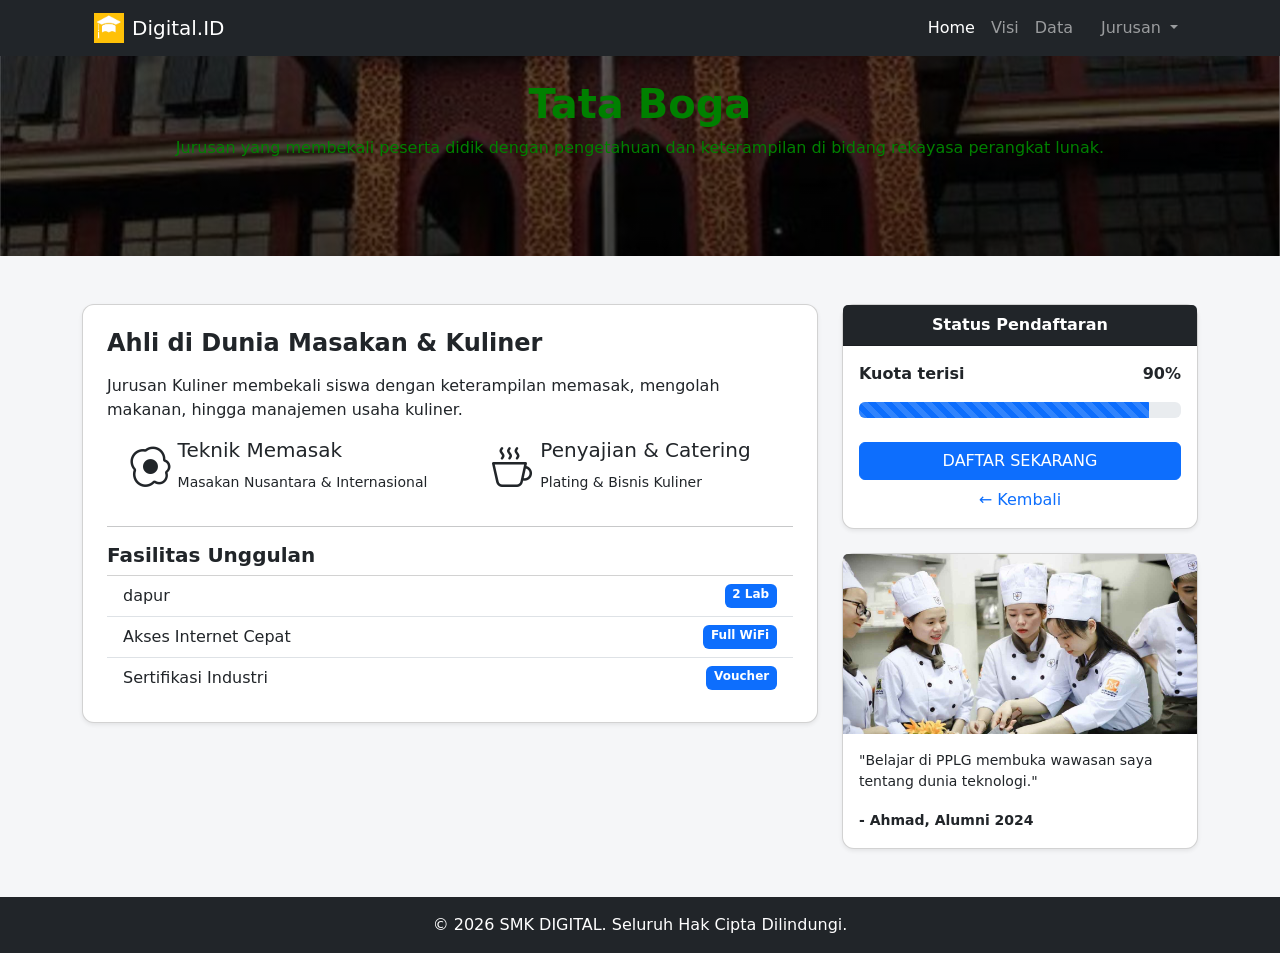
<file: kuliner.html>
<!DOCTYPE html>
<html lang="id">
<head>
  <meta charset="UTF-8">
  <meta name="viewport" content="width=device-width, initial-scale=1.0">
  <title>SMK Digital - PPLG</title>
  <link href="https://cdn.jsdelivr.net/npm/bootstrap@5.3.2/dist/css/bootstrap.min.css" rel="stylesheet">
  <link href="https://cdn.jsdelivr.net/npm/bootstrap-icons@1.11.3/font/bootstrap-icons.css" rel="stylesheet">
  <style>
    body {
      background-color: #f5f6f8;
    }
    .hero {
      background: linear-gradient(rgba(0,0,0,0.5), rgba(0,0,0,0.6)),
                  url('IMG-20260213-WA0011.jpg');
      background-size: cover;
      background-position: center;
      color: green;
      padding: 80px 0;
    }
    .card {
      border-radius: 12px;
    }
    .badge-custom {
      background-color: #0d6efd;
    }
  </style>
</head>
<body>

<!-- Navbar -->
<nav class="navbar navbar-expand-lg bg-dark navbar-dark fixed-top ">
  <div class="container">

    <!-- Logo + Nama -->
    <a class="navbar-brand d-flex align-items-center container" href="#">
      <img src="logo.png" alt="Logo" width="30" height="30" class="me-2 bg-warning">
      Digital.ID
    </a>

    <button class="navbar-toggler" type="button" data-bs-toggle="collapse" data-bs-target="#navbarNav">
      <span class="navbar-toggler-icon"></span>
    </button>

    <div class="collapse navbar-collapse" id="navbarNav">

      <!-- Menu -->
      <ul class="navbar-nav ms-auto">
        <li class="nav-item">
          <a class="nav-link active" href="tuga2 prbaikan - Copy.html#123">Home</a>
        </li>

        <li class="nav-item">
          <a class="nav-link" href="tuga2 prbaikan - Copy.html#visi">Visi</a>
        </li>

        <li class="nav-item">
          <a class="nav-link" href="tuga2 prbaikan - Copy.html#data">Data</a>
        </li>

        <li class="nav-item dropdown container ">
          <a class="nav-link dropdown-toggle" href="#" role="button" data-bs-toggle="dropdown" aria-expanded="false">
            Jurusan
          </a>
          <ul class="dropdown-menu bg-dark">
            <li><a class="dropdown-item text-light" href="zpplg.html">PPLG</a></li>
            <li><a class="dropdown-item text-light" href="ztjkt.html">TJKT</a></li>
            <li><a class="dropdown-item text-light" href="zotomotif.html">Otomotif</a></li>
            <li><a class="dropdown-item text-light" href="zbusana.html">Busana</a></li>
            <li><a class="dropdown-item text-light" href="zkuliner.html">Kuliner</a></li>
             <li><hr class="dropdown-divider"></li>
            <li><a class="dropdown-item text-light" href="tuga2 prbaikan - Copy.html#Jurusan">Lihat Semua</a></li>
          </ul>
          </ul>
        </li>
      </ul>

    </div>
  </div>
</nav>

<!-- Hero -->
<section class="hero text-center">
  <div class="container">
    <h1 class="fw-bold">Tata Boga</h1>
    <p>Jurusan yang membekali peserta didik dengan pengetahuan dan keterampilan di bidang rekayasa perangkat lunak.</p>
  </div>
</section>

<!-- Content -->
<div class="container my-5">
  <div class="row g-4">
    
    <!-- Main Content -->
    <div class="col-lg-8">
      <div class="card p-4 shadow-sm">
        <h4 class="fw-bold mb-3">Ahli di Dunia Masakan & Kuliner</h4>
        <p>
         Jurusan Kuliner membekali siswa dengan keterampilan memasak, mengolah makanan, hingga manajemen usaha kuliner.

        <div class="container text-center">
  <div class="row">
    <!-- Kolom Web Dev -->
    <div class="col">
      <div class="d-flex justify-content-center align-items-start">
        <i class="bi bi-egg-fried fs-1"></i>
        <div class="ms-2 text-start">
          <h5>Teknik Memasak</h5>
          <p><small>Masakan Nusantara & Internasional</small></p>
        </div>
      </div>
    </div>
    <!-- Kolom Game Dev -->
    <div class="col">
      <div class="d-flex justify-content-center align-items-start">
        <i class="bi bi-cup-hot fs-1"></i>
        <div class="ms-2 text-start">
          <h5>Penyajian & Catering</h5>
          <p><small>Plating & Bisnis Kuliner</small></p>
        </div>
      </div>
    </div>
  </div>
</div>
        <hr>

        <h5 class="fw-bold">Fasilitas Unggulan</h5>
        <ul class="list-group list-group-flush">
          <li class="list-group-item d-flex justify-content-between">
            dapur
            <span class="badge badge-custom">2 Lab</span>
          </li>
          <li class="list-group-item d-flex justify-content-between">
            Akses Internet Cepat
            <span class="badge badge-custom">Full WiFi</span>
          </li>
          <li class="list-group-item d-flex justify-content-between">
            Sertifikasi Industri
            <span class="badge badge-custom">Voucher</span>
          </li>
        </ul>
      </div>
    </div>

    <!-- Sidebar -->
    <div class="col-lg-4">
      <div class="card shadow-sm mb-4">
        <div class="card-header bg-dark text-white text-center fw-bold">
          Status Pendaftaran
        </div>
        <div class="card-body text-center">
          <div class="d-flex  fw-bold justify-content-between">
            <p class="text-start">Kuota terisi</p>
            <p class="text-end">90%</p>
            </div>
          <div class="progress" role="progressbar" aria-label="Animated striped example" aria-valuenow="75" aria-valuemin="0" aria-valuemax="100">
  <div class="progress-bar progress-bar-striped progress-bar-animated" style="width: 90%"></div>
</div></br>
          <button class="btn btn-primary w-100">DAFTAR SEKARANG</button>
          <a href="index.html" class="d-block mt-2 text-decoration-none">&larr; Kembali</a>
        </div>
      </div>

      <div class="card shadow-sm">
        <img src="KULINER JURUSAN.jpg" class="card-img-top">
        <div class="card-body">
          <p class="small">"Belajar di PPLG membuka wawasan saya tentang dunia teknologi."</p>
          <small><strong>- Ahmad, Alumni 2024</strong></small>
        </div>
      </div>
    </div>

  </div>
</div>

<!-- Footer -->
<footer class="bg-dark text-white text-center py-3">
  © 2026 SMK DIGITAL. Seluruh Hak Cipta Dilindungi.
</footer>


<script src="https://cdn.jsdelivr.net/npm/bootstrap@5.3.3/dist/js/bootstrap.bundle.min.js"></script>
</body>
</html>
</file>
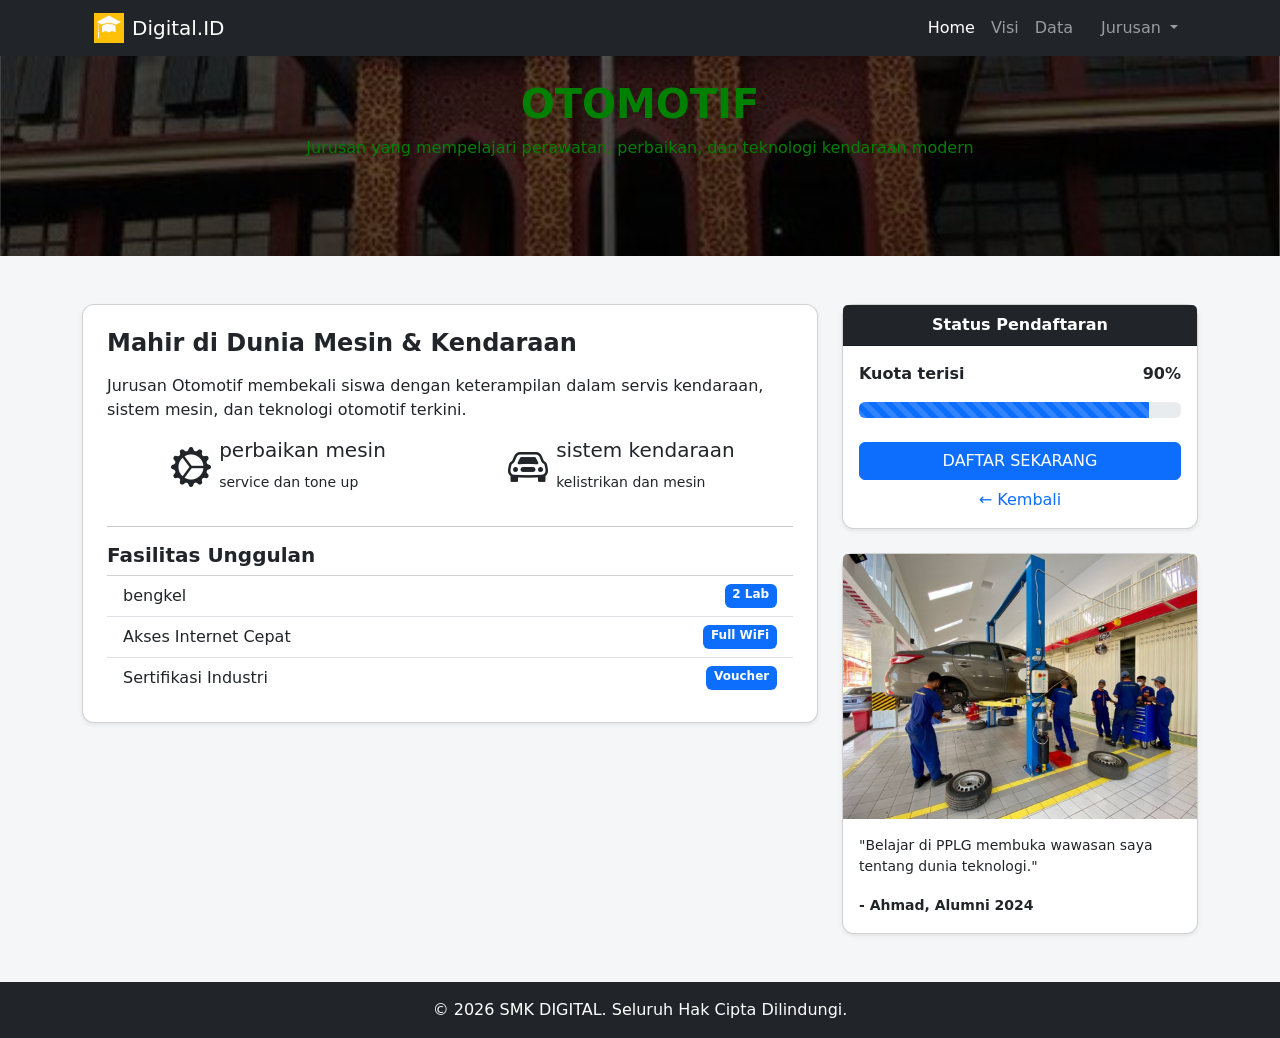
<file: otomotif.html>
<!DOCTYPE html>
<html lang="id">
<head>
  <meta charset="UTF-8">
  <meta name="viewport" content="width=device-width, initial-scale=1.0">
  <title>SMK Digital - PPLG</title>
  <link href="https://cdn.jsdelivr.net/npm/bootstrap@5.3.2/dist/css/bootstrap.min.css" rel="stylesheet">
  <link href="https://cdn.jsdelivr.net/npm/bootstrap-icons@1.11.3/font/bootstrap-icons.css" rel="stylesheet">
  <style>
    body {
      background-color: #f5f6f8;
    }
    .hero {
      background: linear-gradient(rgba(0,0,0,0.5), rgba(0,0,0,0.6)),
                  url("IMG-20260213-WA0011.jpg");
      background-size: cover;
      background-position: center;
      color: green;
      padding: 80px 0;
    }
    .card {
      border-radius: 12px;
    }
    .badge-custom {
      background-color: #0d6efd;
    }
  </style>
</head>
<body>

<!-- Navbar -->
<nav class="navbar navbar-expand-lg bg-dark navbar-dark fixed-top ">
  <div class="container">

    <!-- Logo + Nama -->
    <a class="navbar-brand d-flex align-items-center container" href="#">
      <img src="logo.png" alt="Logo" width="30" height="30" class="me-2 bg-warning">
      Digital.ID
    </a>

    <button class="navbar-toggler" type="button" data-bs-toggle="collapse" data-bs-target="#navbarNav">
      <span class="navbar-toggler-icon"></span>
    </button>

    <div class="collapse navbar-collapse" id="navbarNav">

      <!-- Menu -->
      <ul class="navbar-nav ms-auto">
        <li class="nav-item">
          <a class="nav-link active" href="tuga2 prbaikan - Copy.html#123">Home</a>
        </li>

        <li class="nav-item">
          <a class="nav-link" href="tuga2 prbaikan - Copy.html#visi">Visi</a>
        </li>

        <li class="nav-item">
          <a class="nav-link" href="tuga2 prbaikan - Copy.html#data">Data</a>
        </li>

        <li class="nav-item dropdown container ">
          <a class="nav-link dropdown-toggle" href="#" role="button" data-bs-toggle="dropdown" aria-expanded="false">
            Jurusan
          </a>
          <ul class="dropdown-menu bg-dark">
            <li><a class="dropdown-item text-light" href="zpplg.html">PPLG</a></li>
            <li><a class="dropdown-item text-light" href="ztjkt.html">TJKT</a></li>
            <li><a class="dropdown-item text-light" href="zotomotif.html">Otomotif</a></li>
            <li><a class="dropdown-item text-light" href="zbusana.html">Busana</a></li>
            <li><a class="dropdown-item text-light" href="zkuliner.html">Kuliner</a></li>
             <li><hr class="dropdown-divider"></li>
            <li><a class="dropdown-item text-light" href="tuga2 prbaikan - Copy.html#Jurusan">Lihat Semua</a></li>
          </ul>
          </ul>
        </li>
      </ul>

    </div>
  </div>
</nav>

<!-- Hero -->
<section class="hero text-center">
  <div class="container">
    <h1 class="fw-bold">OTOMOTIF</h1>
    <p>Jurusan yang mempelajari perawatan, perbaikan, dan teknologi kendaraan modern</p>
  </div>
</section>

<!-- Content -->
<div class="container my-5">
  <div class="row g-4">
    
    <!-- Main Content -->
    <div class="col-lg-8">
      <div class="card p-4 shadow-sm">
        <h4 class="fw-bold mb-3">Mahir di Dunia Mesin & Kendaraan</h4>
        <p>
          Jurusan Otomotif membekali siswa dengan keterampilan dalam servis kendaraan, sistem mesin, dan teknologi otomotif terkini.
        </p>

        <div class="container text-center">
  <div class="row">
    <!-- Kolom Web Dev -->
    <div class="col">
      <div class="d-flex justify-content-center align-items-start">
        <i class="bi bi-gear-wide-connected fs-1"></i>
        <div class="ms-2 text-start">
          <h5>perbaikan mesin</h5>
          <p><small>service dan tone up</small></p>
        </div>
      </div>
    </div>
    <!-- Kolom Game Dev -->
    <div class="col">
      <div class="d-flex justify-content-center align-items-start">
        <i class="bi bi-car-front fs-1"></i>
        <div class="ms-2 text-start">
          <h5>sistem kendaraan </h5>
          <p><small>kelistrikan dan mesin</small></p>
        </div>
      </div>
    </div>
  </div>
</div>
        <hr>

        <h5 class="fw-bold">Fasilitas Unggulan</h5>
        <ul class="list-group list-group-flush">
          <li class="list-group-item d-flex justify-content-between">
            bengkel
            <span class="badge badge-custom">2 Lab</span>
          </li>
          <li class="list-group-item d-flex justify-content-between">
            Akses Internet Cepat
            <span class="badge badge-custom">Full WiFi</span>
          </li>
          <li class="list-group-item d-flex justify-content-between">
            Sertifikasi Industri
            <span class="badge badge-custom">Voucher</span>
          </li>
        </ul>
      </div>
    </div>

    <!-- Sidebar -->
    <div class="col-lg-4">
      <div class="card shadow-sm mb-4">
        <div class="card-header bg-dark text-white text-center fw-bold">
          Status Pendaftaran
        </div>
        <div class="card-body text-center">
          <div class="d-flex  fw-bold justify-content-between">
            <p class="text-start">Kuota terisi</p>
            <p class="text-end">90%</p>
            </div>
          <div class="progress" role="progressbar" aria-label="Animated striped example" aria-valuenow="75" aria-valuemin="0" aria-valuemax="100">
  <div class="progress-bar progress-bar-striped progress-bar-animated" style="width: 90%"></div>
</div></br>
          <button class="btn btn-primary w-100">DAFTAR SEKARANG</button>
          <a href="index.html" class="d-block mt-2 text-decoration-none">&larr; Kembali</a>
        </div>
      </div>

      <div class="card shadow-sm">
        <img src="OTOMOTIF JURUSAN.jpg" class="card-img-top">
        <div class="card-body">
          <p class="small">"Belajar di PPLG membuka wawasan saya tentang dunia teknologi."</p>
          <small><strong>- Ahmad, Alumni 2024</strong></small>
        </div>
      </div>
    </div>

  </div>
</div>

<!-- Footer -->
<footer class="bg-dark text-white text-center py-3">
  © 2026 SMK DIGITAL. Seluruh Hak Cipta Dilindungi.
</footer>


<script src="https://cdn.jsdelivr.net/npm/bootstrap@5.3.3/dist/js/bootstrap.bundle.min.js"></script>
</body>
</html>
</file>
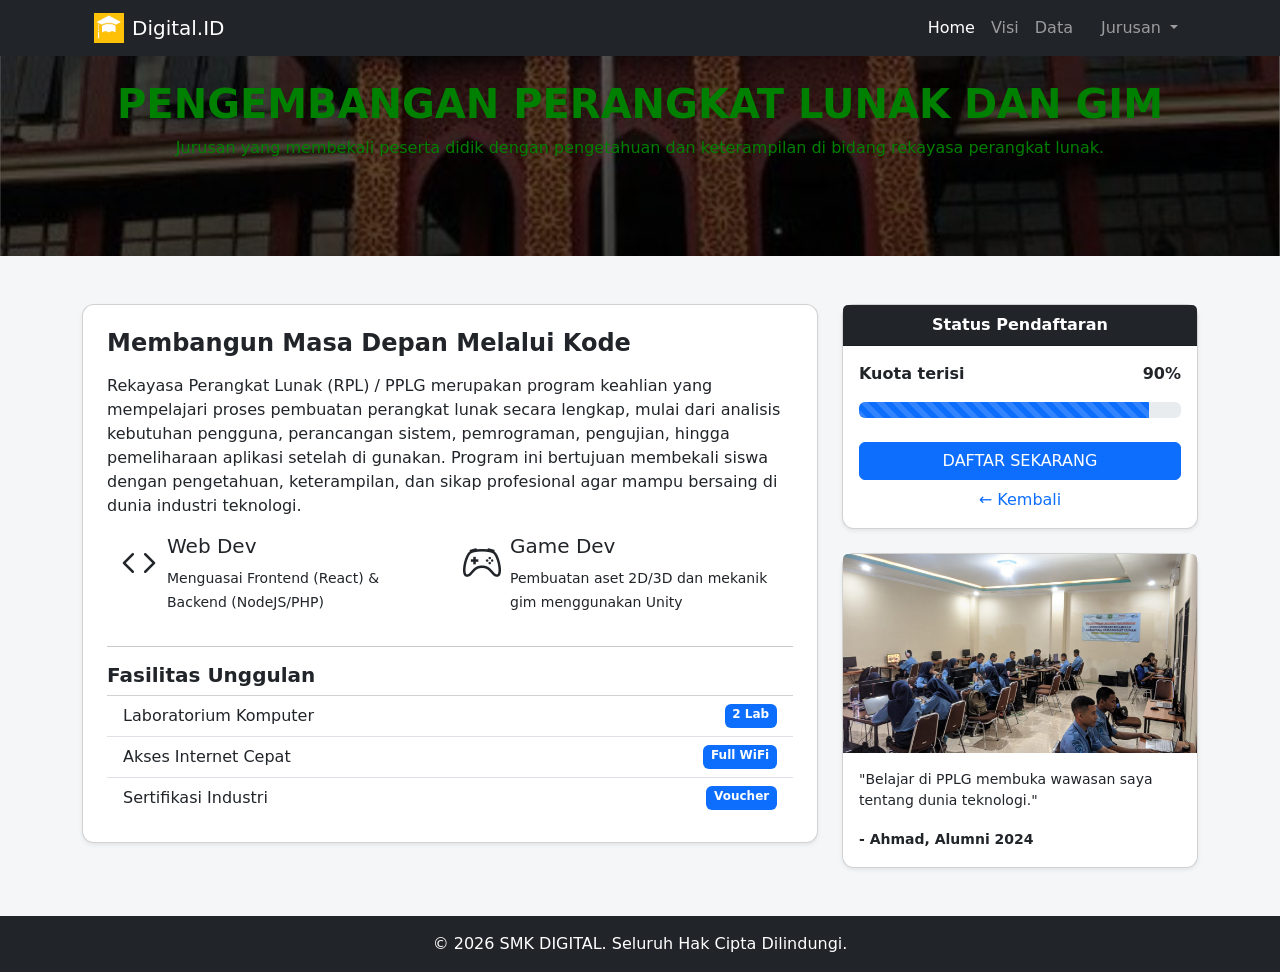
<file: pplg.html>
<!DOCTYPE html>
<html lang="id">
<head>
  <meta charset="UTF-8">
  <meta name="viewport" content="width=device-width, initial-scale=1.0">
  <title>SMK Digital - PPLG</title>
  <link href="https://cdn.jsdelivr.net/npm/bootstrap@5.3.2/dist/css/bootstrap.min.css" rel="stylesheet">
  <link href="https://cdn.jsdelivr.net/npm/bootstrap-icons@1.11.3/font/bootstrap-icons.css" rel="stylesheet">
  <style>
    body {
      background-color: #f5f6f8;
    }
    .hero {
      background: linear-gradient(rgba(0,0,0,0.5), rgba(0,0,0,0.6)),
                  url("IMG-20260213-WA0011.jpg");
      background-size: cover;
      background-position: center;
      color: green;
      padding: 80px 0;
    }
    .card {
      border-radius: 12px;
    }
    .badge-custom {
      background-color: #0d6efd;
    }
  </style>
</head>
<body>

<!-- Navbar -->
<nav class="navbar navbar-expand-lg bg-dark navbar-dark fixed-top ">
  <div class="container">

    <!-- Logo + Nama -->
    <a class="navbar-brand d-flex align-items-center container" href="#">
      <img src="logo.png" alt="Logo" width="30" height="30" class="me-2 bg-warning">
      Digital.ID
    </a>

    <button class="navbar-toggler" type="button" data-bs-toggle="collapse" data-bs-target="#navbarNav">
      <span class="navbar-toggler-icon"></span>
    </button>

    <div class="collapse navbar-collapse" id="navbarNav">

      <!-- Menu -->
      <ul class="navbar-nav ms-auto">
        <li class="nav-item">
          <a class="nav-link active" href="tuga2 prbaikan - Copy.html#123">Home</a>
        </li>

        <li class="nav-item">
          <a class="nav-link" href="tuga2 prbaikan - Copy.html#visi">Visi</a>
        </li>

        <li class="nav-item">
          <a class="nav-link" href="tuga2 prbaikan - Copy.html#data">Data</a>
        </li>

        <li class="nav-item dropdown container ">
          <a class="nav-link dropdown-toggle" href="#" role="button" data-bs-toggle="dropdown" aria-expanded="false">
            Jurusan
          </a>
          <ul class="dropdown-menu bg-dark">
            <li><a class="dropdown-item text-light" href="zpplg.html">PPLG</a></li>
            <li><a class="dropdown-item text-light" href="ztjkt.html">TJKT</a></li>
            <li><a class="dropdown-item text-light" href="zotomotif.html">Otomotif</a></li>
            <li><a class="dropdown-item text-light" href="zbusana.html">Busana</a></li>
            <li><a class="dropdown-item text-light" href="zkuliner.html">Kuliner</a></li>
             <li><hr class="dropdown-divider"></li>
            <li><a class="dropdown-item text-light" href="tuga2 prbaikan - Copy.html#Jurusan">Lihat Semua</a></li>
          </ul>
          </ul>
        </li>
      </ul>

    </div>
  </div>
</nav>

<!-- Hero -->
<section class="hero text-center">
  <div class="container">
    <h1 class="fw-bold">PENGEMBANGAN PERANGKAT LUNAK DAN GIM</h1>
    <p>Jurusan yang membekali peserta didik dengan pengetahuan dan keterampilan di bidang rekayasa perangkat lunak.</p>
  </div>
</section>

<!-- Content -->
<div class="container my-5">
  <div class="row g-4">
    
    <!-- Main Content -->
    <div class="col-lg-8">
      <div class="card p-4 shadow-sm">
        <h4 class="fw-bold mb-3">Membangun Masa Depan Melalui Kode</h4>
        <p>
          Rekayasa Perangkat Lunak (RPL) / PPLG merupakan program keahlian yang mempelajari
          proses pembuatan perangkat lunak secara lengkap, mulai dari analisis kebutuhan pengguna, perancangan sistem, pemrograman, pengujian, hingga pemeliharaan aplikasi setelah di gunakan. Program ini bertujuan membekali siswa dengan pengetahuan, keterampilan, dan sikap profesional agar mampu bersaing di dunia industri teknologi.
        </p>

        <div class="container text-center">
  <div class="row">
    <!-- Kolom Web Dev -->
    <div class="col">
      <div class="d-flex justify-content-center align-items-start">
        <i class="bi bi-code fs-1"></i>
        <div class="ms-2 text-start">
          <h5>Web Dev</h5>
          <p><small>Menguasai Frontend (React) & Backend (NodeJS/PHP)</small></p>
        </div>
      </div>
    </div>
    <!-- Kolom Game Dev -->
    <div class="col">
      <div class="d-flex justify-content-center align-items-start">
        <i class="bi bi-controller fs-1"></i>
        <div class="ms-2 text-start">
          <h5>Game Dev</h5>
          <p><small>Pembuatan aset 2D/3D dan mekanik gim menggunakan Unity</small></p>
        </div>
      </div>
    </div>
  </div>
</div>
        <hr>

        <h5 class="fw-bold">Fasilitas Unggulan</h5>
        <ul class="list-group list-group-flush">
          <li class="list-group-item d-flex justify-content-between">
            Laboratorium Komputer
            <span class="badge badge-custom">2 Lab</span>
          </li>
          <li class="list-group-item d-flex justify-content-between">
            Akses Internet Cepat
            <span class="badge badge-custom">Full WiFi</span>
          </li>
          <li class="list-group-item d-flex justify-content-between">
            Sertifikasi Industri
            <span class="badge badge-custom">Voucher</span>
          </li>
        </ul>
      </div>
    </div>

    <!-- Sidebar -->
    <div class="col-lg-4">
      <div class="card shadow-sm mb-4">
        <div class="card-header bg-dark text-white text-center fw-bold">
          Status Pendaftaran
        </div>
        <div class="card-body text-center">
          <div class="d-flex  fw-bold justify-content-between">
            <p class="text-start">Kuota terisi</p>
            <p class="text-end">90%</p>
            </div>
          <div class="progress" role="progressbar" aria-label="Animated striped example" aria-valuenow="75" aria-valuemin="0" aria-valuemax="100">
  <div class="progress-bar progress-bar-striped progress-bar-animated" style="width: 90%"></div>
</div></br>
          <button class="btn btn-primary w-100">DAFTAR SEKARANG</button>
          <a href="index.html" class="d-block mt-2 text-decoration-none">&larr; Kembali</a>
        </div>
      </div>

      <div class="card shadow-sm">
        <img src="PPLG JURUSAN.jpg" class="card-img-top">
        <div class="card-body">
          <p class="small">"Belajar di PPLG membuka wawasan saya tentang dunia teknologi."</p>
          <small><strong>- Ahmad, Alumni 2024</strong></small>
        </div>
      </div>
    </div>

  </div>
</div>

<!-- Footer -->
<footer class="bg-dark text-white text-center py-3">
  © 2026 SMK DIGITAL. Seluruh Hak Cipta Dilindungi.
</footer>


<script src="https://cdn.jsdelivr.net/npm/bootstrap@5.3.3/dist/js/bootstrap.bundle.min.js"></script>
</body>
</html>
</file>
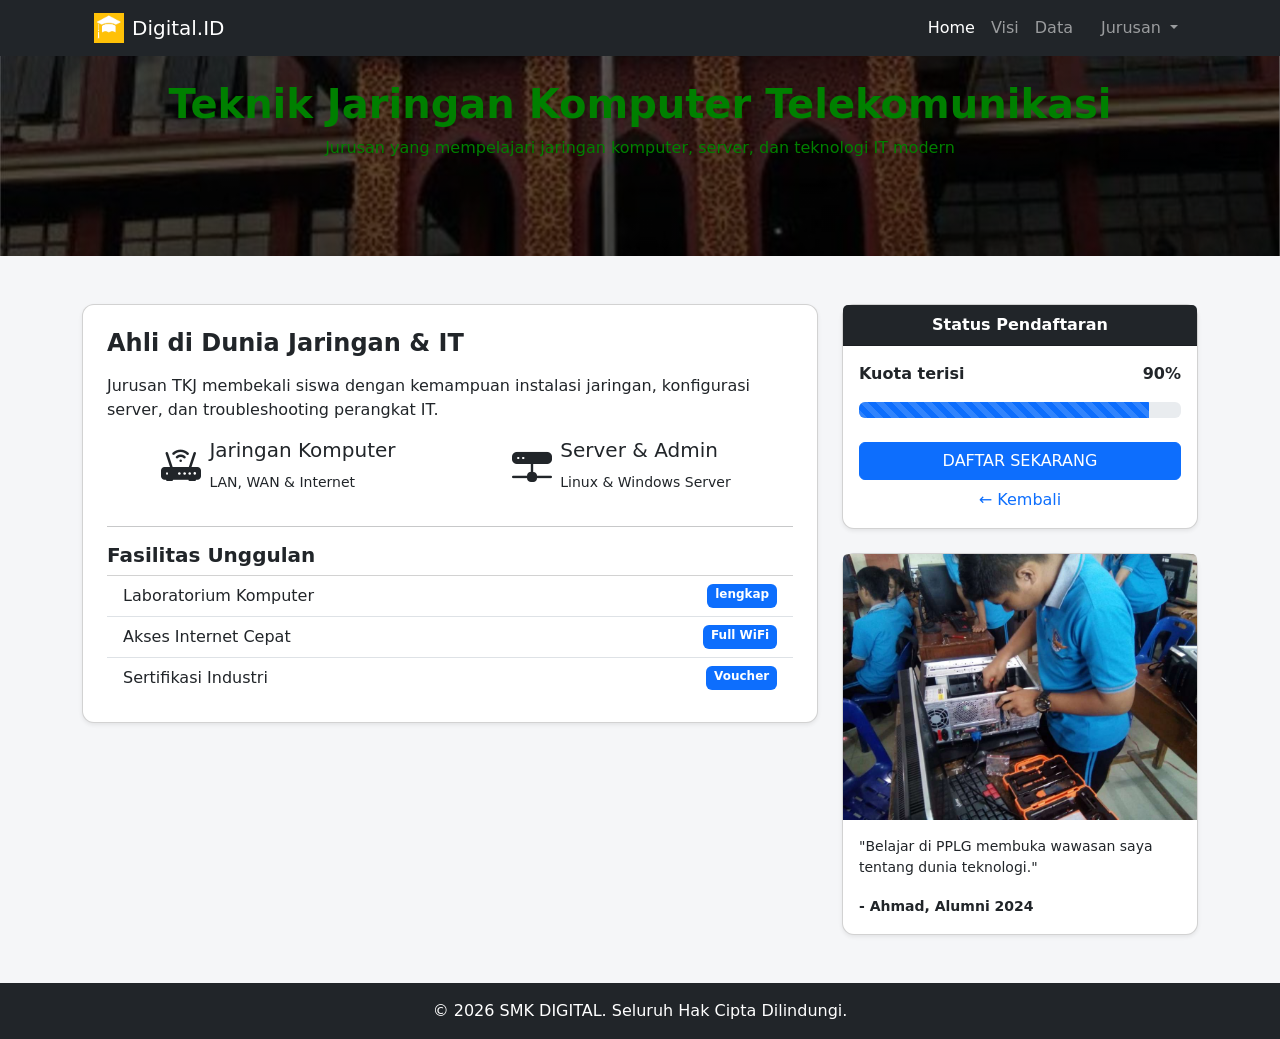
<file: tkj.html>
<!DOCTYPE html>
<html lang="id">
<head>
  <meta charset="UTF-8">
  <meta name="viewport" content="width=device-width, initial-scale=1.0">
  <title>SMK Digital - PPLG</title>
  <link href="https://cdn.jsdelivr.net/npm/bootstrap@5.3.2/dist/css/bootstrap.min.css" rel="stylesheet">
  <link href="https://cdn.jsdelivr.net/npm/bootstrap-icons@1.11.3/font/bootstrap-icons.css" rel="stylesheet">
  <style>
    body {
      background-color: #f5f6f8;
    }
    .hero {
      background: linear-gradient(rgba(0,0,0,0.5), rgba(0,0,0,0.6)),
                  url('IMG-20260213-WA0011.jpg');
      background-size: cover;
      background-position: center;
      color: green;
      padding: 80px 0;
    }
    .card {
      border-radius: 12px;
    }
    .badge-custom {
      background-color: #0d6efd;
    }
  </style>
</head>
<body>

<!-- Navbar -->
<nav class="navbar navbar-expand-lg bg-dark navbar-dark fixed-top ">
  <div class="container">

    <!-- Logo + Nama -->
    <a class="navbar-brand d-flex align-items-center container" href="#">
      <img src="logo.png" alt="Logo" width="30" height="30" class="me-2 bg-warning">
      Digital.ID
    </a>

    <button class="navbar-toggler" type="button" data-bs-toggle="collapse" data-bs-target="#navbarNav">
      <span class="navbar-toggler-icon"></span>
    </button>

    <div class="collapse navbar-collapse" id="navbarNav">

      <!-- Menu -->
      <ul class="navbar-nav ms-auto">
        <li class="nav-item">
          <a class="nav-link active" href="tuga2 prbaikan - Copy.html#123">Home</a>
        </li>

        <li class="nav-item">
          <a class="nav-link" href="tuga2 prbaikan - Copy.html#visi">Visi</a>
        </li>

        <li class="nav-item">
          <a class="nav-link" href="tuga2 prbaikan - Copy.html#data">Data</a>
        </li>

        <li class="nav-item dropdown container ">
          <a class="nav-link dropdown-toggle" href="#" role="button" data-bs-toggle="dropdown" aria-expanded="false">
            Jurusan
          </a>
          <ul class="dropdown-menu bg-dark">
            <li><a class="dropdown-item text-light" href="zpplg.html">PPLG</a></li>
            <li><a class="dropdown-item text-light" href="ztjkt.html">TJKT</a></li>
            <li><a class="dropdown-item text-light" href="zotomotif.html">Otomotif</a></li>
            <li><a class="dropdown-item text-light" href="zbusana.html">Busana</a></li>
            <li><a class="dropdown-item text-light" href="zkuliner.html">Kuliner</a></li>
             <li><hr class="dropdown-divider"></li>
            <li><a class="dropdown-item text-light" href="tuga2 prbaikan - Copy.html#Jurusan">Lihat Semua</a></li>
          </ul>
          </ul>
        </li>
      </ul>

    </div>
  </div>
</nav>

<!-- Hero -->
<section class="hero text-center">
  <div class="container">
    <h1 class="fw-bold">Teknik Jaringan Komputer Telekomunikasi</h1>
    <p>Jurusan yang mempelajari jaringan komputer, server, dan teknologi IT modern</p>
  </div>
</section>

<!-- Content -->
<div class="container my-5">
  <div class="row g-4">
    
    <!-- Main Content -->
    <div class="col-lg-8">
      <div class="card p-4 shadow-sm">
        <h4 class="fw-bold mb-3">Ahli di Dunia Jaringan & IT</h4>
        <p>
          Jurusan TKJ membekali siswa dengan kemampuan instalasi jaringan, konfigurasi server, dan troubleshooting perangkat IT.
        <div class="container text-center">
  <div class="row">
    <!-- Kolom Web Dev -->
    <div class="col">
      <div class="d-flex justify-content-center align-items-start">
        <i class="bi bi-router-fill fs-1"></i>
        <div class="ms-2 text-start">
          <h5>Jaringan Komputer</h5>
          <p><small>LAN, WAN & Internet</small></p>
        </div>
      </div>
    </div>
    <!-- Kolom Game Dev -->
    <div class="col">
      <div class="d-flex justify-content-center align-items-start">
        <i class="bi bi-hdd-network-fill fs-1"></i>
        <div class="ms-2 text-start">
          <h5>Server & Admin</h5>
          <p><small>Linux & Windows Server</small></p>
        </div>
      </div>
    </div>
  </div>
</div>
        <hr>

        <h5 class="fw-bold">Fasilitas Unggulan</h5>
        <ul class="list-group list-group-flush">
          <li class="list-group-item d-flex justify-content-between">
            Laboratorium Komputer
            <span class="badge badge-custom">lengkap</span>
          </li>
          <li class="list-group-item d-flex justify-content-between">
            Akses Internet Cepat
            <span class="badge badge-custom">Full WiFi</span>
          </li>
          <li class="list-group-item d-flex justify-content-between">
            Sertifikasi Industri
            <span class="badge badge-custom">Voucher</span>
          </li>
        </ul>
      </div>
    </div>

    <!-- Sidebar -->
    <div class="col-lg-4">
      <div class="card shadow-sm mb-4">
        <div class="card-header bg-dark text-white text-center fw-bold">
          Status Pendaftaran
        </div>
        <div class="card-body text-center">
          <div class="d-flex  fw-bold justify-content-between">
            <p class="text-start">Kuota terisi</p>
            <p class="text-end">90%</p>
            </div>
          <div class="progress" role="progressbar" aria-label="Animated striped example" aria-valuenow="75" aria-valuemin="0" aria-valuemax="100">
  <div class="progress-bar progress-bar-striped progress-bar-animated" style="width: 90%"></div>
</div></br>
          <button class="btn btn-primary w-100">DAFTAR SEKARANG</button>
          <a href="index.html" class="d-block mt-2 text-decoration-none">&larr; Kembali</a>
        </div>
      </div>

      <div class="card shadow-sm">
        <img src="TKJ Jurusan.jpg" class="card-img-top">
        <div class="card-body">
          <p class="small">"Belajar di PPLG membuka wawasan saya tentang dunia teknologi."</p>
          <small><strong>- Ahmad, Alumni 2024</strong></small>
        </div>
      </div>
    </div>

  </div>
</div>

<!-- Footer -->
<footer class="bg-dark text-white text-center py-3">
  © 2026 SMK DIGITAL. Seluruh Hak Cipta Dilindungi.
</footer>


<script src="https://cdn.jsdelivr.net/npm/bootstrap@5.3.3/dist/js/bootstrap.bundle.min.js"></script>
</body>
</html>
</file>
<file: style.css>
.hero {
            background-image: url("IMG-20260213-WA0011.jpg");
            background-size: cover;
            background-position: center;
            height: 500px;
            opacity: 100vh;
        }

        .overlay {
            background-color: rgba(0, 0, 0, 0.7);
            height: 500px;
        }

        .foto {
            max-width: 100px;
            height:auto;
        }
        :root {
          --bg-dark-blue: #1e3799;
          --light-text: #ecf0f1;
          --accent-color: #3498db;
          --primary-blue: #2c3e50;
          --text-color: #34495e;
          --progress-fill-color: #1e2a38;
          --progress-bar-bg: #ccc;
          --footer-dark-blue: #003366
        }
        .mentor-section {
            background-color: #f8f9fa;
            padding: 60px 0;
        }
        .mentor-card {
            border: none;
            border-radius: 0;
            box-shadow: 0 2px 4px rgba(0,0,0,0.1);
        }
        .mentor-card img {
            width: 100%;
            height: auto;
        }
        .mentor-social i {
            font-size: 18px;
            margin: 0 8px;
            color: #6c757d;
        }
</file>
